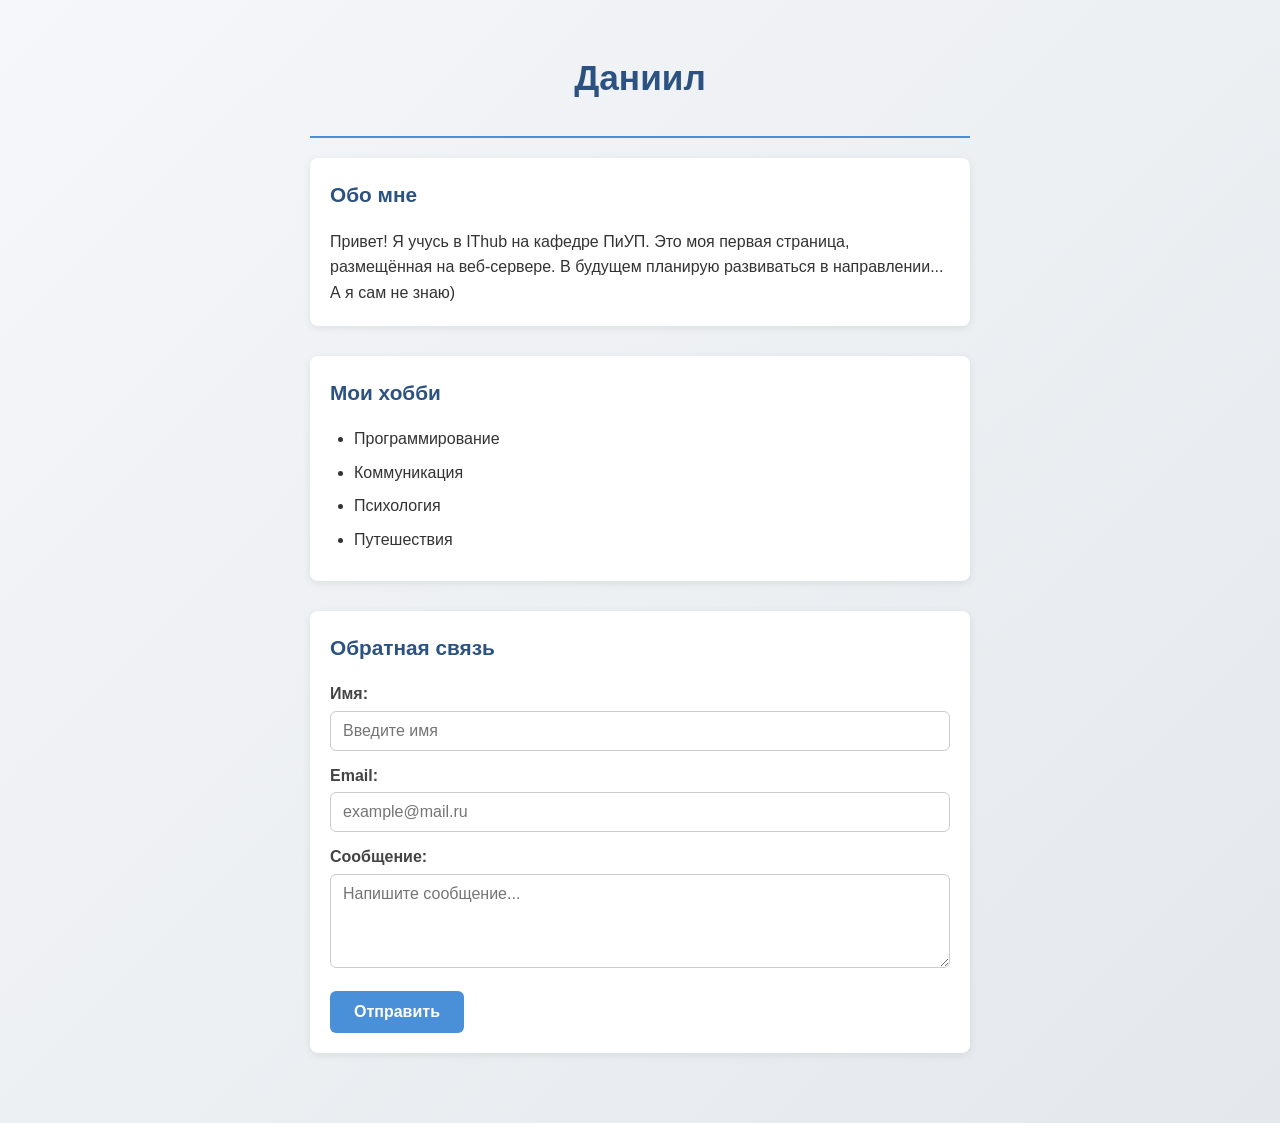
<file: src/main/webapp/index.html>
<!DOCTYPE html>
<html lang="ru">
<head>
    <meta charset="UTF-8">
    <meta http-equiv="refresh" content="0; url=my-site/index.html">
    <title>Переход...</title>
</head>
<body>
    <p>Переход на <a href="my-site/index.html">мою страницу</a>...</p>
</body>
</html>
</file>
<file: src/main/webapp/my-site/styles.css>
* {
    box-sizing: border-box;
}

body {
    font-family: 'Segoe UI', Tahoma, Geneva, Verdana, sans-serif;
    max-width: 700px;
    margin: 0 auto;
    padding: 20px;
    background: linear-gradient(135deg, #f5f7fa 0%, #e4e8ec 100%);
    color: #333;
    line-height: 1.6;
}

header {
    text-align: center;
    padding: 30px 0;
    border-bottom: 2px solid #4a90d9;
}

header h1 {
    margin: 0;
    font-size: 2.2rem;
    color: #2c5282;
}

main {
    padding: 20px 0;
}

section {
    margin-bottom: 30px;
    padding: 20px;
    background: #fff;
    border-radius: 8px;
    box-shadow: 0 2px 8px rgba(0, 0, 0, 0.08);
}

h2 {
    margin-top: 0;
    color: #2c5282;
    font-size: 1.3rem;
}

.bio p {
    margin: 0;
}

.hobbies ul {
    margin: 0;
    padding-left: 24px;
}

.hobbies li {
    margin-bottom: 8px;
}

.contact-form label {
    display: block;
    margin-top: 12px;
    margin-bottom: 4px;
    font-weight: 600;
    color: #444;
}

.contact-form input,
.contact-form textarea {
    width: 100%;
    padding: 10px 12px;
    border: 1px solid #ccc;
    border-radius: 6px;
    font-size: 1rem;
    font-family: inherit;
}

.contact-form textarea {
    resize: vertical;
    min-height: 80px;
}

.contact-form button {
    margin-top: 16px;
    padding: 12px 24px;
    background: #4a90d9;
    color: #fff;
    border: none;
    border-radius: 6px;
    font-size: 1rem;
    font-weight: 600;
    cursor: pointer;
}

.contact-form button:hover {
    background: #357abd;
}
</file>
